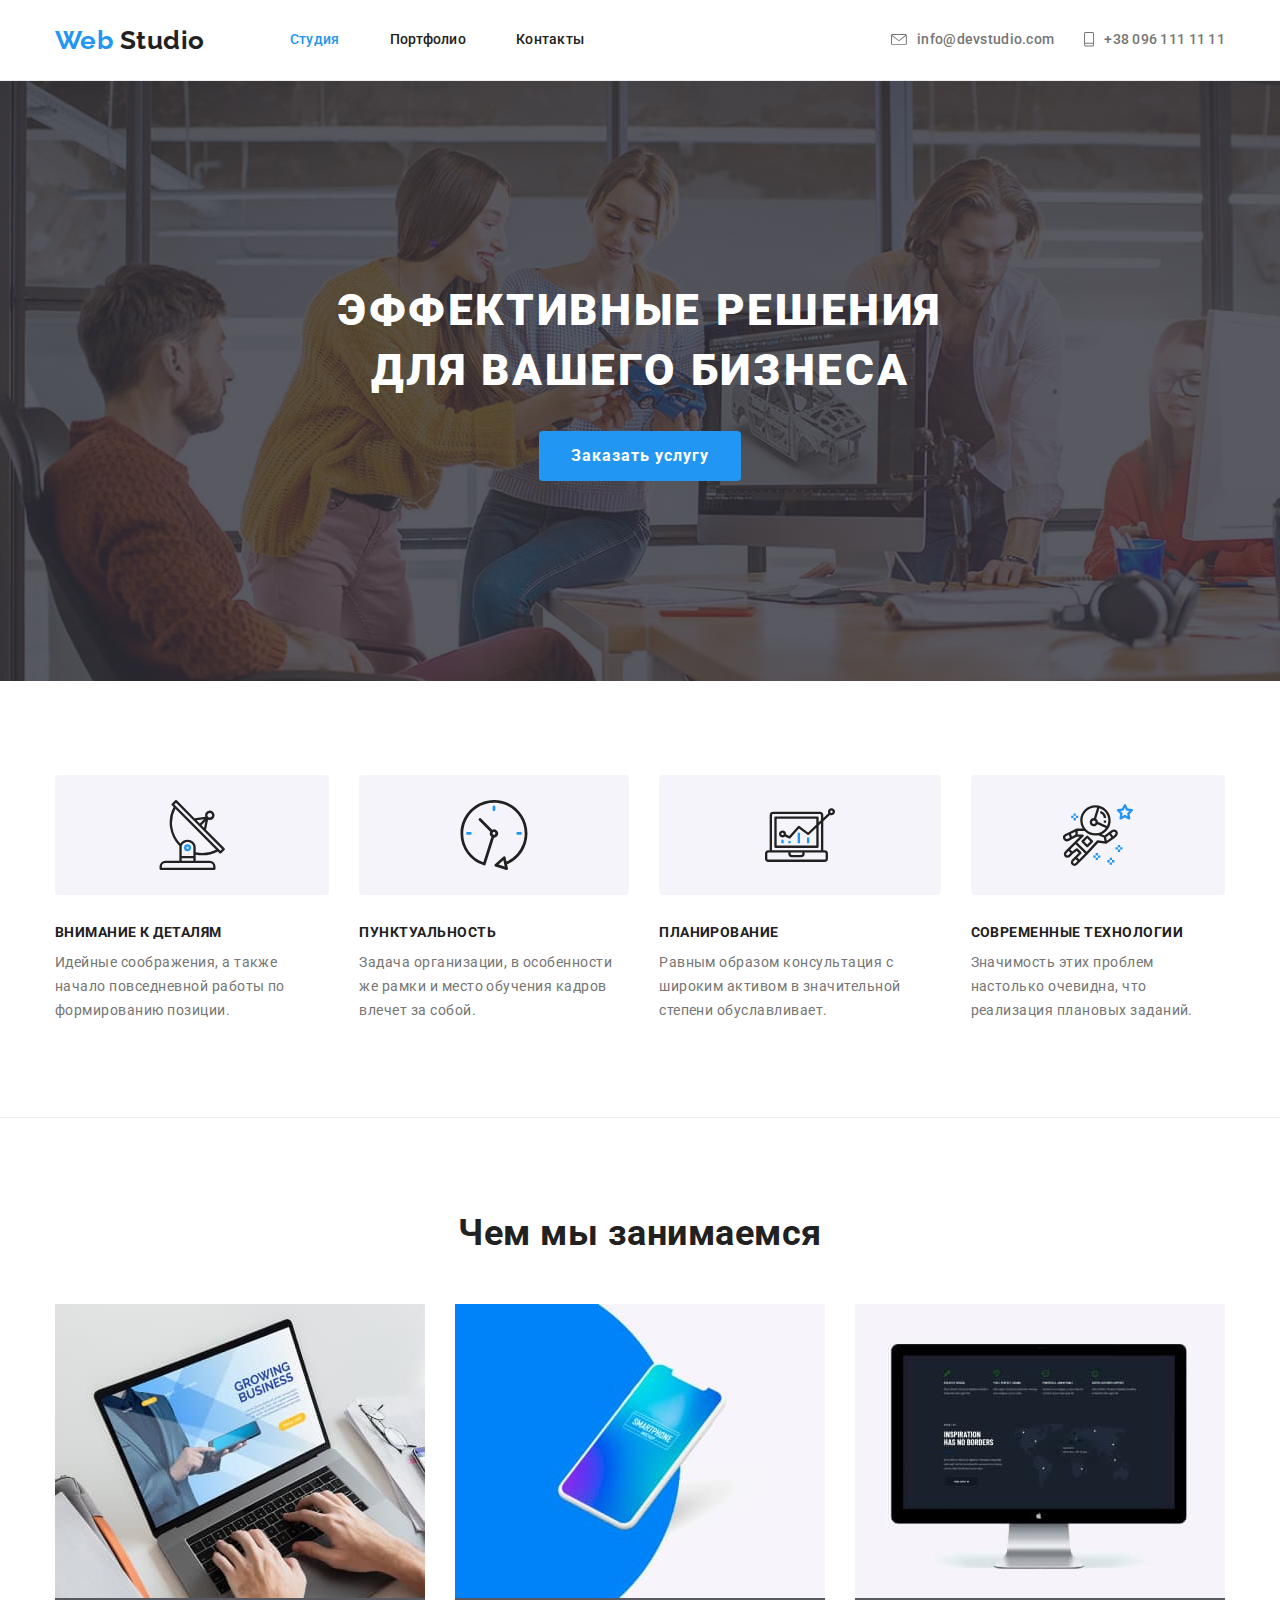
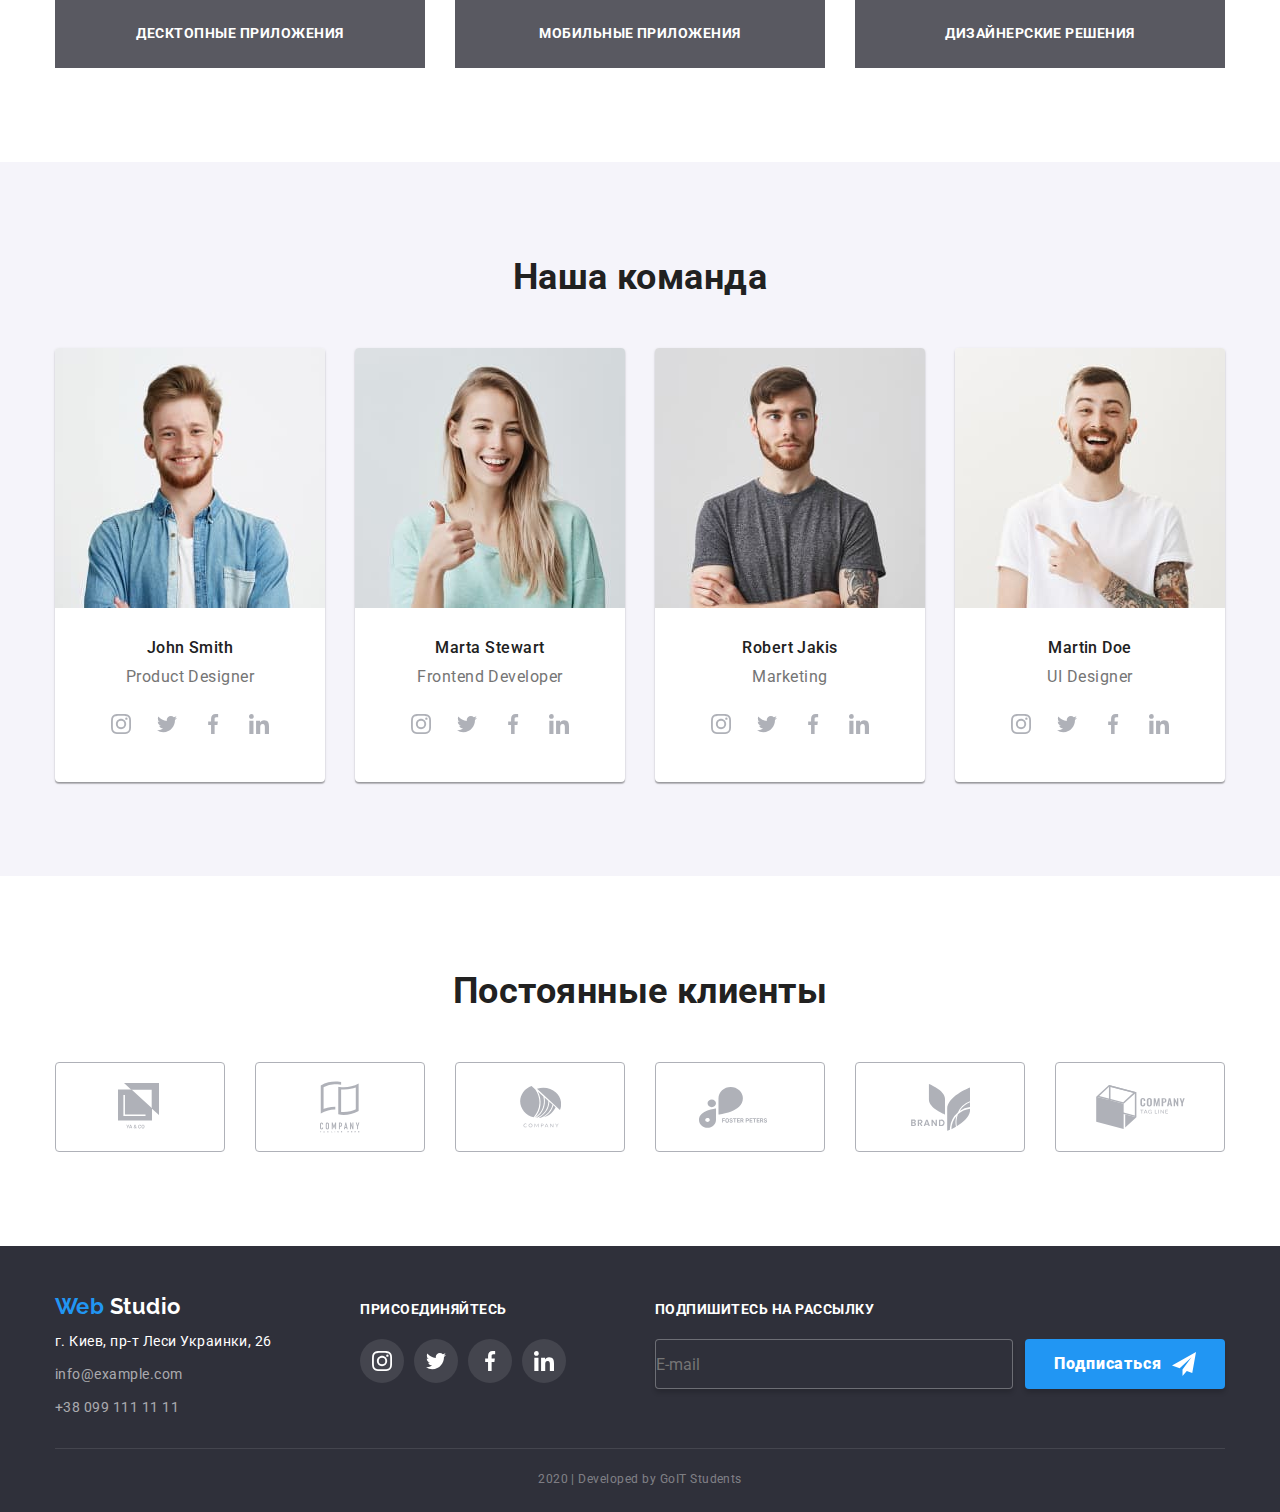
<file: index.html>
<!DOCTYPE html>
<html lang="en">
  <head>
    <meta charset="UTF-8" />
    <meta name="viewport" content="width=device-width, initial-scale=1.0" />
    <title>Студия</title>
    <link
      rel="stylesheet"
      href="https://fonts.googleapis.com/css2?family=Raleway:wght@700&family=Roboto:wght@400;500;700;900&display=swap"
    />
    <link
      rel="stylesheet"
      href="https://cdnjs.cloudflare.com/ajax/libs/modern-normalize/0.6.0/modern-normalize.min.css"
    />
    <link rel="stylesheet" href="./css/styles.css" />
  </head>
  <body>
    <!-- Шапка сайта -->
    <header class="border-bottom">
      <div class="container header-links">
        <nav class="header-links">
          <a href="./index.html" class="logo primery"
            ><span class="logo-web">Web</span> Studio</a
          >
          <ul class="site-nav">
            <li>
              <a href="./index.html" class="current">Студия</a>
            </li>
            <li>
              <a href="./portfolio.html">Портфолио</a>
            </li>
            <li><a href="">Контакты</a></li>
          </ul>
        </nav>
        <address class="main-addr">
          <ul class="main-addr-list">
            <li>
              <a href="mailto:info@devstudio.com">
                <svg width="16px" height="11px">
                  <use href="./img/sprite-svg.svg#email"></use>
                </svg>
                info@devstudio.com</a
              >
            </li>
            <li>
              <a href="tel:+380961111111">
                <svg width="10px" height="15px">
                  <use href="./img/sprite-svg.svg#phone"></use>
                </svg>
                +38 096 111 11 11</a
              >
            </li>
          </ul>
        </address>
      </div>
    </header>

    <!-- Основная инфа -->
    <main>
      <!-- Герой -->
      <section class="hero">
        <div class="container">
          <div class="hero-container">
            <h1 class="hero-title">эффективные решения для вашего бизнеса</h1>
            <a href="" class="hero-link">Заказать услугу</a>
          </div>
        </div>
      </section>

      <!-- Преимущества -->
      <section class="features">
        <div class="container">
          <h2 class="visuallyhidden">Преимущества</h2>
          <ul class="features-list">
            <li>
              <div class="features-blok">
                <svg width="66" height="70">
                  <use href="./img/sprite-svg.svg#vector1"></use>
                </svg>
              </div>
              <h3 class="features-title-h3">Внимание к деталям</h3>
              <p class="features-paragraph">
                Идейные соображения, а также начало повседневной работы по
                формированию позиции.
              </p>
            </li>
            <li>
              <div class="features-blok">
                <svg width="70" height="70">
                  <use href="./img/sprite-svg.svg#vector2"></use>
                </svg>
              </div>
              <h3 class="features-title-h3">Пунктуальность</h3>
              <p class="features-paragraph">
                Задача организации, в особенности же рамки и место обучения
                кадров влечет за собой.
              </p>
            </li>
            <li>
              <div class="features-blok">
                <svg width="70" height="70">
                  <use href="./img/sprite-svg.svg#vector3"></use>
                </svg>
              </div>
              <h3 class="features-title-h3">Планирование</h3>
              <p class="features-paragraph">
                Равным образом консультация с широким активом в значительной
                степени обуславливает.
              </p>
            </li>
            <li>
              <div class="features-blok">
                <svg width="70" height="70">
                  <use href="./img/sprite-svg.svg#vector4"></use>
                </svg>
              </div>
              <h3 class="features-title-h3">Современные технологии</h3>
              <p class="features-paragraph">
                Значимость этих проблем настолько очевидна, что реализация
                плановых заданий.
              </p>
            </li>
          </ul>
        </div>
      </section>

      <!-- Чем мы занимаемся -->
      <section class="our-work">
        <div class="container">
          <h2 class="our-work-title">Чем мы занимаемся</h2>
          <ul class="our-work-list">
            <li>
              <a href="" class="our-work-link"
                ><img
                  src="./img/img1.jpg"
                  alt="Картинка десктопных приложений"
                  width="370"
                  height="294"
                />
                <div class="our-work-description">
                  <p>Десктопные приложения</p>
                </div>
              </a>
            </li>
            <li>
              <a href="" class="our-work-link"
                ><img
                  src="./img/img2.jpg"
                  alt="Картинка мобильных приложений"
                  width="370"
                  height="294"
                />
                <div class="our-work-description">
                  <p>Мобильные приложения</p>
                </div>
              </a>
            </li>
            <li>
              <a href="" class="our-work-link"
                ><img
                  src="./img/img3.jpg"
                  alt="Картинка дизайнерских решений"
                  width="370"
                  height="294"
                />
                <div class="our-work-description">
                  <p>Дизайнерские решения</p>
                </div>
              </a>
            </li>
          </ul>
        </div>
      </section>

      <!-- Наша команда -->
      <section class="our-team">
        <div class="container">
          <h2 class="our-team-title">Наша команда</h2>
          <ul class="our-team-list">
            <li>
              <img
                class="our-team-foto"
                src="./img/john-smith.jpg"
                alt="John Smith foto"
                width="270"
                height="260"
              />
              <p class="our-team-name">John Smith</p>
              <p class="our-team-position">Product Designer</p>
              <ul class="social-networks">
                <div class="social-networks-container">
                  <li>
                    <a href="" aria-label="Ссылка на Instagram">
                      <svg width="20" height="20">
                        <use href="./img/sprite-svg.svg#instagram-logo"></use>
                      </svg>
                    </a>
                  </li>
                  <li>
                    <a href="" aria-label="Ссылка на Twitter">
                      <svg width="20" height="20">
                        <use href="./img/sprite-svg.svg#twitter-logo"></use>
                      </svg>
                    </a>
                  </li>
                  <li>
                    <a href="" aria-label="Ссылка на Facebook"
                      ><svg width="20" height="20">
                        <use href="./img/sprite-svg.svg#facebook-logo"></use>
                      </svg>
                    </a>
                  </li>
                  <li>
                    <a href="" aria-label="Ссылка на LinkedIn"
                      ><svg width="20" height="20">
                        <use href="./img/sprite-svg.svg#linkedin-logo"></use>
                      </svg>
                    </a>
                  </li>
                </div>
              </ul>
            </li>
            <li>
              <img
                class="our-team-foto"
                src="./img/marta-stewart.jpg"
                alt="Marta Stewart foto"
                width="270"
                height="260"
              />
              <p class="our-team-name">Marta Stewart</p>
              <p class="our-team-position">Frontend Developer</p>
              <ul class="social-networks">
                <div class="social-networks-container">
                  <li>
                    <a href="" aria-label="Ссылка на Instagram">
                      <svg width="20" height="20">
                        <use href="./img/sprite-svg.svg#instagram-logo"></use>
                      </svg>
                    </a>
                  </li>
                  <li>
                    <a href="" aria-label="Ссылка на Twitter">
                      <svg width="20" height="20">
                        <use href="./img/sprite-svg.svg#twitter-logo"></use>
                      </svg>
                    </a>
                  </li>
                  <li>
                    <a href="" aria-label="Ссылка на Facebook"
                      ><svg width="20" height="20">
                        <use href="./img/sprite-svg.svg#facebook-logo"></use>
                      </svg>
                    </a>
                  </li>
                  <li>
                    <a href="" aria-label="Ссылка на LinkedIn"
                      ><svg width="20" height="20">
                        <use href="./img/sprite-svg.svg#linkedin-logo"></use>
                      </svg>
                    </a>
                  </li>
                </div>
              </ul>
            </li>
            <li>
              <img
                class="our-team-foto"
                src="./img/robert-jakis.jpg"
                alt="Robert Jakis foto"
                width="270"
                height="260"
              />
              <p class="our-team-name">Robert Jakis</p>
              <p class="our-team-position">Marketing</p>
              <ul class="social-networks">
                <div class="social-networks-container">
                  <li>
                    <a href="" aria-label="Ссылка на Instagram">
                      <svg width="20" height="20">
                        <use href="./img/sprite-svg.svg#instagram-logo"></use>
                      </svg>
                    </a>
                  </li>
                  <li>
                    <a href="" aria-label="Ссылка на Twitter">
                      <svg width="20" height="20">
                        <use href="./img/sprite-svg.svg#twitter-logo"></use>
                      </svg>
                    </a>
                  </li>
                  <li>
                    <a href="" aria-label="Ссылка на Facebook"
                      ><svg width="20" height="20">
                        <use href="./img/sprite-svg.svg#facebook-logo"></use>
                      </svg>
                    </a>
                  </li>
                  <li>
                    <a href="" aria-label="Ссылка на LinkedIn"
                      ><svg width="20" height="20">
                        <use href="./img/sprite-svg.svg#linkedin-logo"></use>
                      </svg>
                    </a>
                  </li>
                </div>
              </ul>
            </li>
            <li>
              <img
                class="our-team-foto"
                src="./img/martin-doe.jpg"
                alt="Martin Doe foto"
                width="270"
                height="260"
              />
              <p class="our-team-name">Martin Doe</p>
              <p class="our-team-position">UI Designer</p>
              <ul class="social-networks">
                <div class="social-networks-container">
                  <li>
                    <a href="" aria-label="Ссылка на Instagram">
                      <svg width="20" height="20">
                        <use href="./img/sprite-svg.svg#instagram-logo"></use>
                      </svg>
                    </a>
                  </li>
                  <li>
                    <a href="" aria-label="Ссылка на Twitter">
                      <svg width="20" height="20">
                        <use href="./img/sprite-svg.svg#twitter-logo"></use>
                      </svg>
                    </a>
                  </li>
                  <li>
                    <a href="" aria-label="Ссылка на Facebook"
                      ><svg width="20" height="20">
                        <use href="./img/sprite-svg.svg#facebook-logo"></use>
                      </svg>
                    </a>
                  </li>
                  <li>
                    <a href="" aria-label="Ссылка на LinkedIn"
                      ><svg width="20" height="20">
                        <use href="./img/sprite-svg.svg#linkedin-logo"></use>
                      </svg>
                    </a>
                  </li>
                </div>
              </ul>
            </li>
          </ul>
        </div>
      </section>

      <!-- Постоянные клиенты -->
      <section class="clients">
        <div class="container">
          <h2 class="clients-title">Постоянные клиенты</h2>
          <ul class="clients-list">
            <li>
              <a href="">
                <svg width="45" height="48">
                  <use href="./img/sprite-svg.svg#logo1"></use>
                </svg>
              </a>
            </li>

            <li>
              <a href="">
                <svg width="40" height="52">
                  <use href="./img/sprite-svg.svg#logo2"></use>
                </svg>
              </a>
            </li>

            <li>
              <a href="">
                <svg width="41" height="42">
                  <use href="./img/sprite-svg.svg#logo3"></use>
                </svg>
              </a>
            </li>

            <li>
              <a href="">
                <svg width="82" height="41">
                  <use href="./img/sprite-svg.svg#logo4"></use>
                </svg>
              </a>
            </li>

            <li>
              <a href="">
                <svg width="59" height="47">
                  <use href="./img/sprite-svg.svg#logo5"></use>
                </svg>
              </a>
            </li>

            <li>
              <a href="">
                <svg width="89" height="45">
                  <use href="./img/sprite-svg.svg#logo6"></use>
                </svg>
              </a>
            </li>
          </ul>
        </div>
      </section>
    </main>

    <!-- Футер сайта -->
    <footer>
      <div class="container">
        <div class="footer-links">
          <div>
            <a href="./index.html" class="logo secondary marg-bott"
              ><span class="logo-web">Web</span> Studio</a
            >
            <address>
              <a
                href="https://goo.gl/maps/tPkDzDL7LACH9RPQ9"
                target="_blank"
                class="addr-map"
                >г. Киев, пр-т Леси Украинки, 26</a
              >
              <a href="mailto:info@example.com" class="addr-email"
                >info@example.com</a
              >
              <a href="tel:+380991111111" class="addr-phone"
                >+38 099 111 11 11</a
              >
            </address>
          </div>
          <div>
            <h3 class="follow">присоединяйтесь</h3>
            <ul class="social-networks">
              <div class="social-networks-links">
                <li>
                  <a href="" aria-label="Ссылка на Instagram">
                    <svg width="20" height="20">
                      <use href="./img/sprite-svg.svg#instagram-logo"></use>
                    </svg>
                  </a>
                </li>
                <li>
                  <a href="" aria-label="Ссылка на Twitter">
                    <svg width="20" height="20">
                      <use href="./img/sprite-svg.svg#twitter-logo"></use>
                    </svg>
                  </a>
                </li>
                <li>
                  <a href="" aria-label="Ссылка на Facebook"
                    ><svg width="20" height="20">
                      <use href="./img/sprite-svg.svg#facebook-logo"></use>
                    </svg>
                  </a>
                </li>
                <li>
                  <a href="" aria-label="Ссылка на LinkedIn"
                    ><svg width="20" height="20">
                      <use href="./img/sprite-svg.svg#linkedin-logo"></use>
                    </svg>
                  </a>
                </li>
              </div>
            </ul>
          </div>
          <div>
            <h3 class="follow">Подпишитесь на рассылку</h3>
            <div class="follow-container">
              <input type="text" placeholder="E-mail" class="enter-e-mail" />
              <button type="button" class="follow-button">
                <span class="follow-button-text">Подписаться</span>
                <svg width="24" height="24">
                  <use href="./img/sprite-svg.svg#sending"></use>
                </svg>
              </button>
            </div>
          </div>
        </div>
        <p class="developed">2020 | Developed by GoIT Students</p>
      </div>
    </footer>
  </body>
</html>
</file>
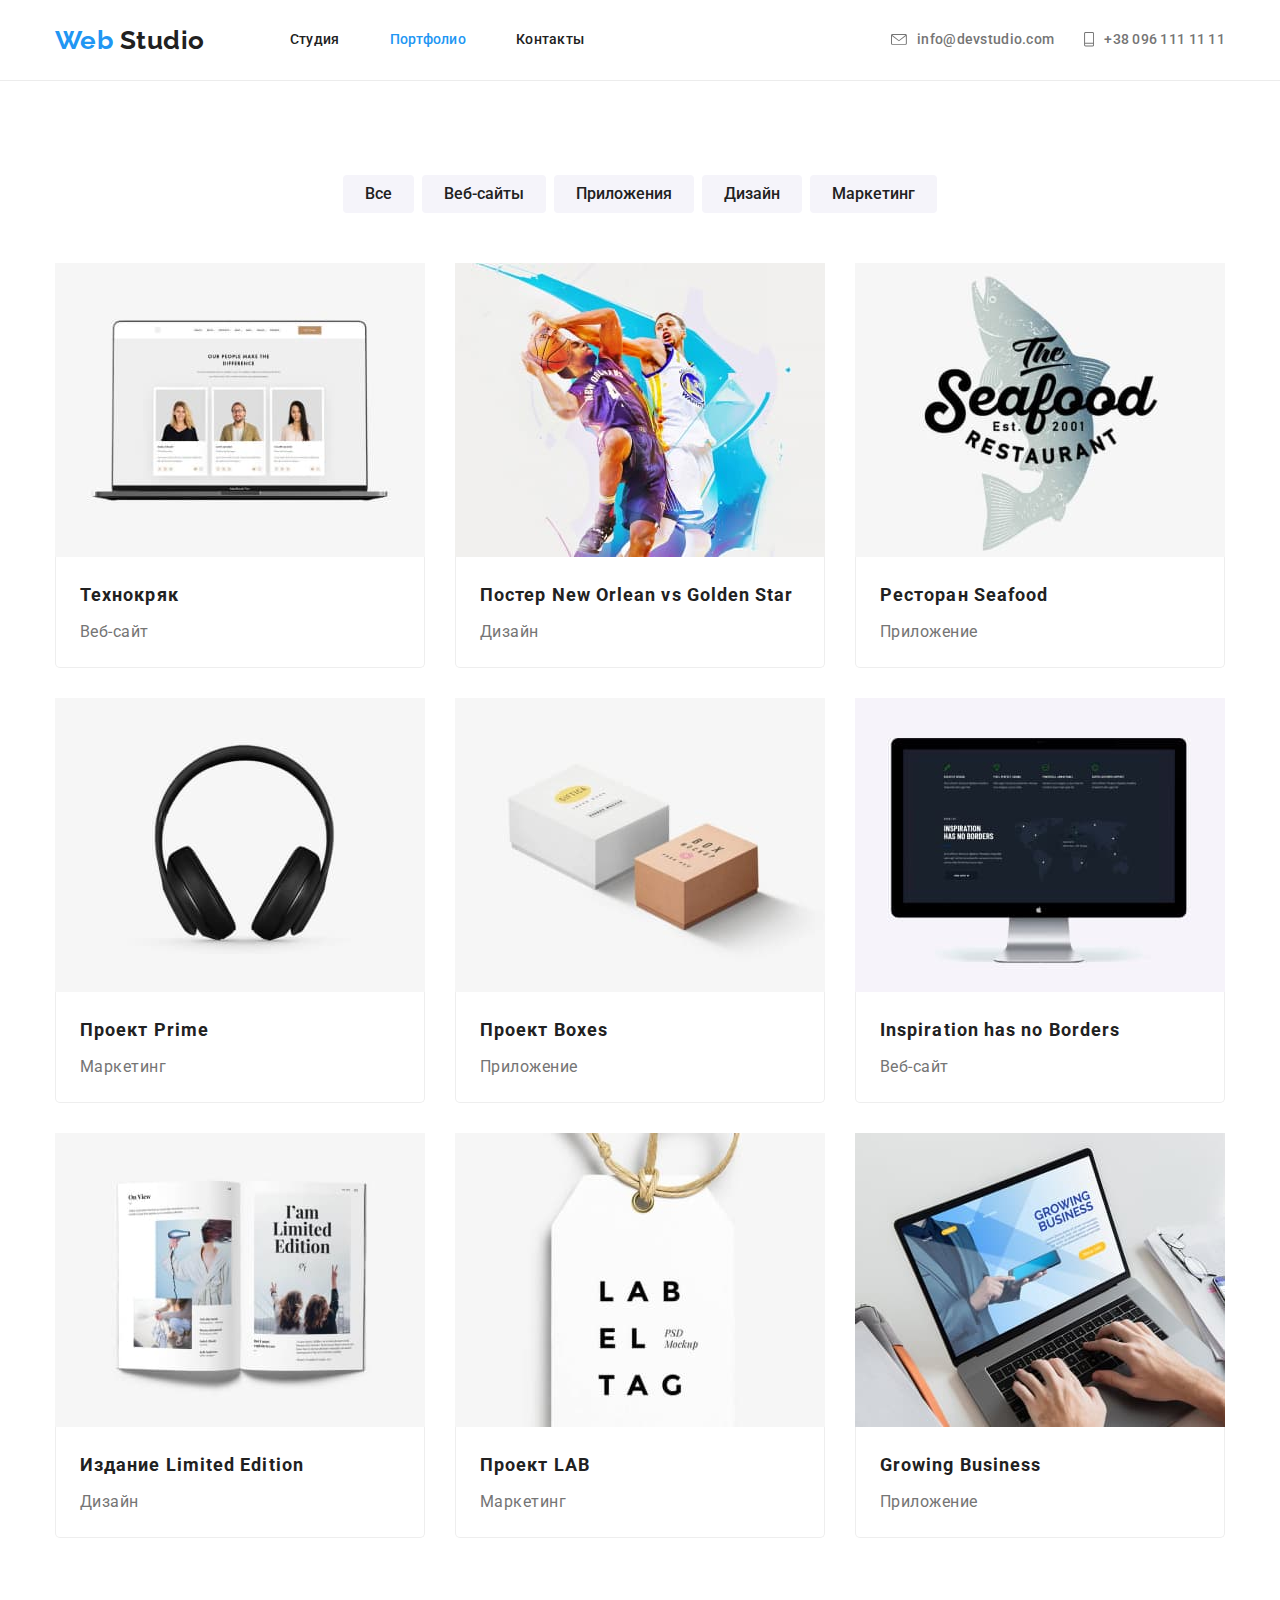
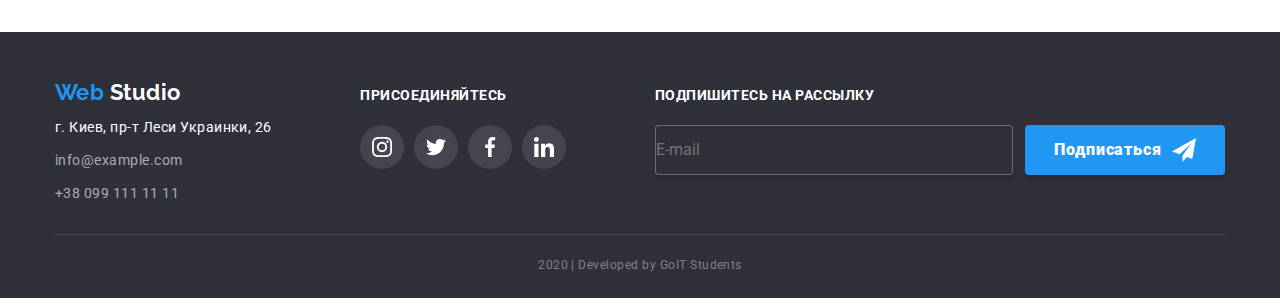
<file: portfolio.html>
<!DOCTYPE html>
<html lang="en">
  <head>
    <meta charset="UTF-8" />
    <meta name="viewport" content="width=device-width, initial-scale=1.0" />
    <title>Портфолио</title>
    <link
      rel="stylesheet"
      href="https://fonts.googleapis.com/css2?family=Raleway:wght@700&family=Roboto:wght@400;500;700;900&display=swap"
    />
    <link
      rel="stylesheet"
      href="https://cdnjs.cloudflare.com/ajax/libs/modern-normalize/0.6.0/modern-normalize.min.css"
    />
    <link rel="stylesheet" href="./css/styles.css" />
  </head>
  <body>
    <!-- Шапка сайта -->
    <header class="border-bottom">
      <div class="container header-links">
        <nav class="header-links">
          <a href="./index.html" class="logo primery"
            ><span class="logo-web">Web</span> Studio</a
          >
          <ul class="site-nav">
            <li>
              <a href="./index.html">Студия</a>
            </li>
            <li>
              <a href="./portfolio.html" class="current">Портфолио</a>
            </li>
            <li><a href="">Контакты</a></li>
          </ul>
        </nav>
        <address class="main-addr">
          <ul class="main-addr-list">
            <li>
              <a href="mailto:info@devstudio.com">
                <svg width="16px" height="11px">
                  <use href="./img/sprite-svg.svg#email"></use>
                </svg>
                info@devstudio.com</a
              >
            </li>
            <li>
              <a href="tel:+380961111111">
                <svg width="10px" height="15px">
                  <use href="./img/sprite-svg.svg#phone"></use>
                </svg>
                +38 096 111 11 11</a
              >
            </li>
          </ul>
        </address>
      </div>
    </header>

    <!-- Основная инфа -->
    <main>
      <section class="main-portofolio">
        <div class="container">
          <h1 class="visuallyhidden">Наши проекты</h1>
          <ul class="button-list">
            <li>
              <button type="button" class="portfolio-button">Все</button>
            </li>
            <li>
              <button type="button" class="portfolio-button">Веб-сайты</button>
            </li>
            <li>
              <button type="button" class="portfolio-button">Приложения</button>
            </li>
            <li>
              <button type="button" class="portfolio-button">Дизайн</button>
            </li>
            <li>
              <button type="button" class="portfolio-button">Маркетинг</button>
            </li>
          </ul>

          <ul class="projects-list">
            <li class="projects-list-item">
              <a href="">
                <img
                  src="./img/portfolio-img1.jpg"
                  alt="Первое фото портфолио"
                  width="370"
                  height="294"
                />
                <div class="projects-list-content">
                  <h3 class="project-title">Технокряк</h3>
                  <p class="project-type">Веб-сайт</p>
                  <p class="project-description visuallyhidden">
                    Технокряк это современная площадка распространения
                    коронавируса. Компании используют эту платформу для
                    цифрового шпионажа и атак на защищённые сервера конкурентов.
                  </p>
                </div></a
              >
            </li>

            <li class="projects-list-item">
              <a href="">
                <img
                  src="./img/portfolio-img2.jpg"
                  alt="Второе фото портфолио"
                  width="370"
                  height="294"
                />
                <div class="projects-list-content">
                  <h3 class="project-title">
                    Постер New Orlean vs Golden Star
                  </h3>
                  <p class="project-type">Дизайн</p>
                  <p class="project-description visuallyhidden">
                    Технокряк это современная площадка распространения
                    коронавируса. Компании используют эту платформу для
                    цифрового шпионажа и атак на защищённые сервера конкурентов.
                  </p>
                </div>
              </a>
            </li>

            <li class="projects-list-item">
              <a href="">
                <img
                  src="./img/portfolio-img3.jpg"
                  alt="Третье фото портфолио"
                  width="370"
                  height="294"
                />
                <div class="projects-list-content">
                  <h3 class="project-title">Ресторан Seafood</h3>
                  <p class="project-type">Приложение</p>
                  <p class="project-description visuallyhidden">
                    Технокряк это современная площадка распространения
                    коронавируса. Компании используют эту платформу для
                    цифрового шпионажа и атак на защищённые сервера конкурентов.
                  </p>
                </div>
              </a>
            </li>

            <li class="projects-list-item">
              <a href="">
                <img
                  src="./img/portfolio-img4.jpg"
                  alt="Четвертое фото портфолио"
                  width="370"
                  height="294"
                />
                <div class="projects-list-content">
                  <h3 class="project-title">Проект Prime</h3>
                  <p class="project-type">Маркетинг</p>
                  <p class="project-description visuallyhidden">
                    Технокряк это современная площадка распространения
                    коронавируса. Компании используют эту платформу для
                    цифрового шпионажа и атак на защищённые сервера конкурентов.
                  </p>
                </div>
              </a>
            </li>

            <li class="projects-list-item">
              <a href="">
                <img
                  src="./img/portfolio-img5.jpg"
                  alt="Пятое фото портфолио"
                  width="370"
                  height="294"
                />
                <div class="projects-list-content">
                  <h3 class="project-title">Проект Boxes</h3>
                  <p class="project-type">Приложение</p>
                  <p class="project-description visuallyhidden">
                    Технокряк это современная площадка распространения
                    коронавируса. Компании используют эту платформу для
                    цифрового шпионажа и атак на защищённые сервера конкурентов.
                  </p>
                </div>
              </a>
            </li>

            <li class="projects-list-item">
              <a href="">
                <img
                  src="./img/portfolio-img6.jpg"
                  alt="Шестое фото портфолио"
                  width="370"
                  height="294"
                />
                <div class="projects-list-content">
                  <h3 class="project-title">Inspiration has no Borders</h3>
                  <p class="project-type">Веб-сайт</p>
                  <p class="project-description visuallyhidden">
                    Технокряк это современная площадка распространения
                    коронавируса. Компании используют эту платформу для
                    цифрового шпионажа и атак на защищённые сервера конкурентов.
                  </p>
                </div>
              </a>
            </li>

            <li class="projects-list-item">
              <a href="">
                <img
                  src="./img/portfolio-img7.jpg"
                  alt="Седьмое фото портфолио"
                  width="370"
                  height="294"
                />
                <div class="projects-list-content">
                  <h3 class="project-title">Издание Limited Edition</h3>
                  <p class="project-type">Дизайн</p>
                  <p class="project-description visuallyhidden">
                    Технокряк это современная площадка распространения
                    коронавируса. Компании используют эту платформу для
                    цифрового шпионажа и атак на защищённые сервера конкурентов.
                  </p>
                </div>
              </a>
            </li>

            <li class="projects-list-item">
              <a href="">
                <img
                  src="./img/portfolio-img8.jpg"
                  alt="Восьмое фото портфолио"
                  width="370"
                  height="294"
                />
                <div class="projects-list-content">
                  <h3 class="project-title">Проект LAB</h3>
                  <p class="project-type">Маркетинг</p>
                  <p class="project-description visuallyhidden">
                    Технокряк это современная площадка распространения
                    коронавируса. Компании используют эту платформу для
                    цифрового шпионажа и атак на защищённые сервера конкурентов.
                  </p>
                </div>
              </a>
            </li>

            <li class="projects-list-item">
              <a href="">
                <img
                  src="./img/portfolio-img9.jpg"
                  alt="Девятое фото портфолио"
                  width="370"
                  height="294"
                />
                <div class="projects-list-content">
                  <h3 class="project-title">Growing Business</h3>
                  <p class="project-type">Приложение</p>
                  <p class="project-description visuallyhidden">
                    Технокряк это современная площадка распространения
                    коронавируса. Компании используют эту платформу для
                    цифрового шпионажа и атак на защищённые сервера конкурентов.
                  </p>
                </div>
              </a>
            </li>
          </ul>
        </div>
      </section>
    </main>

    <!-- Футер сайта -->
    <footer>
      <div class="container">
        <div class="footer-links">
          <div>
            <a href="./index.html" class="logo secondary marg-bott"
              ><span class="logo-web">Web</span> Studio</a
            >
            <address>
              <a
                href="https://goo.gl/maps/tPkDzDL7LACH9RPQ9"
                target="_blank"
                class="addr-map"
                >г. Киев, пр-т Леси Украинки, 26</a
              >
              <a href="mailto:info@example.com" class="addr-email"
                >info@example.com</a
              >
              <a href="tel:+380991111111" class="addr-phone"
                >+38 099 111 11 11</a
              >
            </address>
          </div>
          <div>
            <h3 class="follow">присоединяйтесь</h3>
            <ul class="social-networks">
              <div class="social-networks-links">
                <li>
                  <a href="" aria-label="Ссылка на Instagram">
                    <svg width="20" height="20">
                      <use href="./img/sprite-svg.svg#instagram-logo"></use>
                    </svg>
                  </a>
                </li>
                <li>
                  <a href="" aria-label="Ссылка на Twitter">
                    <svg width="20" height="20">
                      <use href="./img/sprite-svg.svg#twitter-logo"></use>
                    </svg>
                  </a>
                </li>
                <li>
                  <a href="" aria-label="Ссылка на Facebook"
                    ><svg width="20" height="20">
                      <use href="./img/sprite-svg.svg#facebook-logo"></use>
                    </svg>
                  </a>
                </li>
                <li>
                  <a href="" aria-label="Ссылка на LinkedIn"
                    ><svg width="20" height="20">
                      <use href="./img/sprite-svg.svg#linkedin-logo"></use>
                    </svg>
                  </a>
                </li>
              </div>
            </ul>
          </div>
          <div>
            <h3 class="follow">Подпишитесь на рассылку</h3>
            <div class="follow-container">
              <input type="text" placeholder="E-mail" class="enter-e-mail" />
              <button type="button" class="follow-button">
                <span class="follow-button-text">Подписаться</span>
                <svg width="24" height="24">
                  <use href="./img/sprite-svg.svg#sending"></use>
                </svg>
              </button>
            </div>
          </div>
        </div>
        <p class="developed">2020 | Developed by GoIT Students</p>
      </div>
    </footer>
  </body>
</html>
</file>
<file: css/styles.css>
:root {
  --primery-text-color: #212121;
  --gray-text-color: #757575;
  --white-text-color: #ffffff;
  --accent-color: #2196f3;
  --secondary-bg-color: #f5f4fa;
}
body {
  background-color: #ffffff;
  color: var(--primery-text-color);
  font-family: Roboto, sans-serif;
  letter-spacing: 0.03em;
}
ul {
  list-style: none;
}
a {
  display: block;

  text-decoration: none;
  color: var(--primery-text-color);
}
img {
  display: block;
  max-width: 100%;
  height: auto;
}
h2 {
  text-align: center;
  font-weight: 700;
  font-size: 36px;
  line-height: 1.17;
}
button {
  cursor: pointer;
}
.container {
  width: 1200px;
  margin: 0px auto;
  padding: 0px 15px;
}

.visuallyhidden {
  position: absolute;
  overflow: hidden;
  clip: rect(0 0 0 0);
  height: 1px;
  width: 1px;
  margin: -1px;
  padding: 0;
  border: 0;
}

/* СТИЛИЗАЦИЯ ХЕДЕРА */
.border-bottom {
  border-bottom: 1px solid #ececec;
}
.header-links {
  display: flex;
  align-items: center;
}
/* Стилизация логотипа */
.logo {
  font-family: Raleway, sans-serif;
  font-weight: 700;
}
.logo.primery {
  margin-right: 85px;

  font-size: 26px;
  line-height: 1.19;
}
.logo.secondary {
  font-size: 22px;
  line-height: 1.18;
  color: var(--white-text-color);
}
.logo-web {
  color: var(--accent-color);
}
.marg-bott {
  display: inline-block;
  margin-bottom: 10px;
}

/* Стилизация главной навигации */
.site-nav {
  display: flex;
  margin: 0px;
  padding: 0px;
}
.site-nav > li {
  padding: 0px;

  font-weight: 500;
  font-size: 14px;
  line-height: 1.14;
  letter-spacing: 0.02em;
}
.site-nav > li:not(:last-child) {
  margin-right: 50px;
}
.site-nav > li > a {
  padding: 32px 0px;
}
.site-nav a:hover,
.site-nav a:focus {
  color: var(--accent-color);
}

/* Стилизация адреса в хедере */
.main-addr {
  margin-left: auto;
}
.main-addr-list {
  display: flex;
  margin: 0px;
  padding: 0px;
}
.main-addr-list li:not(:last-child) {
  margin-right: 30px;
}
.main-addr a {
  display: flex;
  align-items: center;

  color: var(--gray-text-color);
  font-style: normal;
  font-weight: 500;
  font-size: 14px;
  line-height: 1.14;
  letter-spacing: 0.02em;
}
.main-addr a:hover,
.main-addr a:focus,
.current {
  color: var(--accent-color);
}
.main-addr svg {
  margin-right: 10px;

  fill: var(--gray-text-color);
}
.main-addr a:hover > svg,
.main-addr a:focus > svg {
  color: var(--accent-color);
  fill: var(--accent-color);
}

/* СТИЛИЗАЦИЯ СТРАНИЦЫ СТУДИИ */
/* Стилизация героя */
.hero {
  max-width: 1600px;
  height: 600px;
  margin: 0px auto;

  background-image: linear-gradient(
      rgba(47, 48, 58, 0.8),
      rgba(47, 48, 58, 0.8)
    ),
    url(../img/hero.jpg);
  color: var(--white-text-color);
}
.hero-container {
  width: 646px;
  margin: 0px auto;
  padding: 200px 0px;

  text-align: center;
}
.hero-title {
  margin: 0px 0px 30px;

  font-weight: 900;
  font-size: 44px;
  line-height: 1.36;
  letter-spacing: 0.06em;
  text-transform: uppercase;
}
.hero-link {
  display: inline-block;
  min-width: 200px;
  padding: 10px 32px;

  background-color: var(--accent-color);
  border-radius: 4px;
  color: var(--white-text-color);
  font-weight: 700;
  font-size: 16px;
  line-height: 1.87;
  letter-spacing: 0.06em;
}

/* Стилизация преимуществ */
.features {
  padding: 94px 0px;

  border-bottom: 1px solid #ececec;
}

.features-title-h3 {
  margin: 0px 0px 10px;

  font-weight: 700;
  font-size: 14px;
  line-height: 1.14;
  text-transform: uppercase;
}
.features-list {
  display: flex;
  margin: 0px;
  padding: 0px;
}
.features-list li {
  width: calc((100%-30 * 3) / 4);
}
.features-list li:not(:last-child) {
  margin-right: 30px;
}
.features-blok {
  display: flex;
  justify-content: center;
  align-items: center;
  height: 120px;
  margin-bottom: 30px;

  background: var(--secondary-bg-color);
  border-radius: 4px;
}
.features-paragraph {
  margin: 0px;

  color: var(--gray-text-color);
  font-size: 14px;
  line-height: 1.71;
}

/* Стилизация наших работ */
.our-work {
  padding: 94px 0px;
}
.our-work-title {
  margin: 0px 0px 50px;
}
.our-work-list {
  display: flex;
  margin: 0px;
  padding: 0px;
}
.our-work-list li {
  width: calc((100%-30 * 3) / 3);
}
.our-work-list li:not(:last-child) {
  margin-right: 30px;
}
.our-work-link {
  text-align: center;
}
.our-work-description {
  display: flex;
  justify-content: center;
  align-items: center;
  width: 370px;
  height: 70px;

  background: rgba(47, 48, 58, 0.8);
  color: var(--white-text-color);
  font-weight: 700;
  font-size: 14px;
  text-transform: uppercase;
}
.our-work-description p {
  margin: 0px;
  padding: 0px;
}

/* Стилизация команды */
.our-team {
  margin: 0px;
  padding: 94px 0px;

  background: var(--secondary-bg-color);
}
.our-team-title {
  margin: 0px 0px 50px;
  padding: 0px;
}
.our-team-list {
  display: flex;
  margin: 0px;
  padding: 0px;
}
.our-team-list > li {
  width: calc((100%-30 * 3) / 4);
  padding-bottom: 36px;

  background-color: var(--white-text-color);
  box-shadow: 0px 2px 1px rgba(0, 0, 0, 0.2), 0px 1px 1px rgba(0, 0, 0, 0.14),
    0px 1px 3px rgba(0, 0, 0, 0.12);
  border-radius: 4px;
  overflow: hidden;
}
.our-team-list > li:not(:last-child) {
  margin-right: 30px;
}
.our-team-foto {
  margin-bottom: 30px;
}
.our-team-name {
  margin: 0px 0px 10px;
}
.our-team-position {
  margin: 0px 0px 16px;
}
.our-team p {
  font-weight: 500;
  font-size: 16px;
  line-height: 1.19;
  text-align: center;
}
.our-team .our-team-position {
  color: var(--gray-text-color);
  font-weight: 400;
}
.social-networks {
  margin: 0px;
  padding: 0px;
}
.social-networks svg {
  fill: #afb1b8;
}
.social-networks-container {
  display: flex;
  justify-content: space-between;
  margin: 0px 44px;
}
.social-networks-container a {
  display: flex;
  justify-content: center;
  align-items: center;
  width: 44px;
  height: 44px;

  background: var(--white-text-color);
  border-radius: 50%;
}
.social-networks a:hover,
.social-networks a:focus {
  background: var(--accent-color);
}
.social-networks a:hover > svg,
.social-networks a:focus > svg {
  background: var(--accent-color);
  fill: var(--white-text-color);
}

/* Стилизация клиентов */
.clients {
  margin: 0px;
  padding: 94px 0px;
}
.clients-title {
  margin: 0px 0px 50px;
}
.clients-list {
  display: flex;
  margin: 0px;
  padding: 0px;
}
.clients-list li:not(:last-child) {
  margin-right: 30px;
}
.clients-list a {
  display: flex;
  justify-content: center;
  align-items: center;
  width: 170px;
  height: 90px;

  border: 1px solid #afb1b8;
  border-radius: 4px;
}
.clients-list svg {
  fill: #afb1b8;
}
.clients-list a:hover {
  border: 1px solid var(--accent-color);
}
.clients-list a:hover > svg {
  fill: var(--accent-color);
}

/* СТИЛИЗАЦИЯ СТРАНИЦЫ ПОРТФОЛИО */
.main-portofolio {
  padding: 94px 0px;
}
.projects-list {
  display: flex;
  flex-wrap: wrap;
  margin: 0px;
  padding: 0px;
}
.projects-list-item:hover {
  box-shadow: 1px 4px 6px rgba(0, 0, 0, 0.16), 0px 4px 4px rgba(0, 0, 0, 0.06),
    0px 1px 1px rgba(0, 0, 0, 0.12);
  border-bottom-right-radius: 5px;
  border-bottom-left-radius: 5px;
}
.projects-list-item:not(:nth-child(3n)) {
  margin-right: 30px;
}
.projects-list-item:not(:nth-last-child(-n + 3)) {
  margin-bottom: 30px;
}
.projects-list-item {
  display: flex;
  width: 370px;
}
.projects-list-item > a {
  display: inline-block;
}
.projects-list-content {
  padding: 20px 24px;

  border: 1px solid #eeeeee;
  border-bottom-right-radius: 5px;
  border-bottom-left-radius: 5px;
  border-top: none;
}
.project-title {
  margin: 0px 0px 4px;

  font-weight: 700;
  font-size: 18px;
  line-height: 2;
  letter-spacing: 0.06em;
}
.project-type {
  margin: 0px;

  color: var(--gray-text-color);
  font-weight: 400;
  font-size: 16px;
  line-height: 1.87;
}
.project-description {
  margin: 0px;

  color: var(--white-text-color);
  background: rgba(33, 150, 243, 0.9);
  font-weight: 400;
  font-size: 18px;
  line-height: 1.56;
}

/* Стилизация кнопок */
.button-list {
  display: flex;
  justify-content: center;
  margin: 0px 0px 50px;
  padding: 0px;
}
.button-list li:not(:last-child) {
  margin-right: 8px;
}
.portfolio-button {
  padding: 6px 22px;

  color: var(--primery-text-color);
  font-weight: 500;
  font-size: 16px;
  line-height: 1.63;
  border-radius: 4px;
  border-width: 0px;
  background-color: var(--secondary-bg-color);
}
.portfolio-button:hover,
.portfolio-button:focus {
  background-color: var(--accent-color);
  color: var(--white-text-color);
}

/* СТИЛИЗАЦИЯ ФУТЕРА */
footer {
  padding: 48px 0px 21px;

  background-color: #2f303a;
}
.footer-links {
  display: flex;
  justify-content: space-between;
  align-items: baseline;
  margin-bottom: 18px;
  padding-bottom: 28px;

  border-bottom: 1px solid rgba(255, 255, 255, 0.1);
}
.addr-map {
  margin-bottom: 9px;

  color: var(--white-text-color);
  font-style: normal;
  font-size: 14px;
  line-height: 1.71;
}
.addr-email {
  margin-bottom: 9px;

  color: rgba(255, 255, 255, 0.6);
  font-style: normal;
  font-size: 14px;
  line-height: 1.71;
}
.addr-phone {
  color: rgba(255, 255, 255, 0.6);
  font-style: normal;
  font-size: 14px;
  line-height: 1.71;
}
.follow {
  margin: 0px 0px 21px;

  color: var(--white-text-color);
  font-weight: 700;
  font-size: 14px;
  line-height: 1.14;
  text-transform: uppercase;
}
.social-networks-links {
  display: flex;
}
.social-networks-links svg {
  fill: var(--white-text-color);
}
.social-networks-links a {
  display: flex;
  justify-content: center;
  align-items: center;
  width: 44px;
  height: 44px;

  background: rgba(255, 255, 255, 0.1);
  border-radius: 50%;
}
.social-networks-links a:hover {
  background: var(--accent-color);
}
.social-networks-links li:not(:last-child) {
  margin-right: 10px;
}
.enter-e-mail {
  display: block;
  width: 358px;
  height: 50px;
  margin-right: 12px;
  padding: 0px;

  background: #2f303a;
  border: 1px solid rgba(255, 255, 255, 0.3);
  box-shadow: 0px 4px 4px rgba(0, 0, 0, 0.15);
  border-radius: 4px;
  font-weight: 400;
  font-size: 16px;
  line-height: 1.87;
  color: var(--white-text-color);
}
.follow-container {
  display: flex;
  align-items: center;
}
.follow-button {
  display: flex;
  justify-content: center;
  align-items: center;
  min-width: 200px;
  height: 50px;
  margin: 0px;
  padding: 0px;

  box-shadow: 0px 4px 4px rgba(0, 0, 0, 0.15);
  border-radius: 4px;
  border-width: 0px;
  background-color: var(--accent-color);
  color: var(--white-text-color);
  font-family: inherit;
  font-weight: 900;
  font-size: 16px;
  line-height: 1.87;
  letter-spacing: 0.06em;
}
.follow-button-text {
  margin-right: 10px;
}
.developed {
  margin: 0px;

  color: rgba(255, 255, 255, 0.4);
  font-size: 12px;
  line-height: 2;
  text-align: center;
}
</file>
